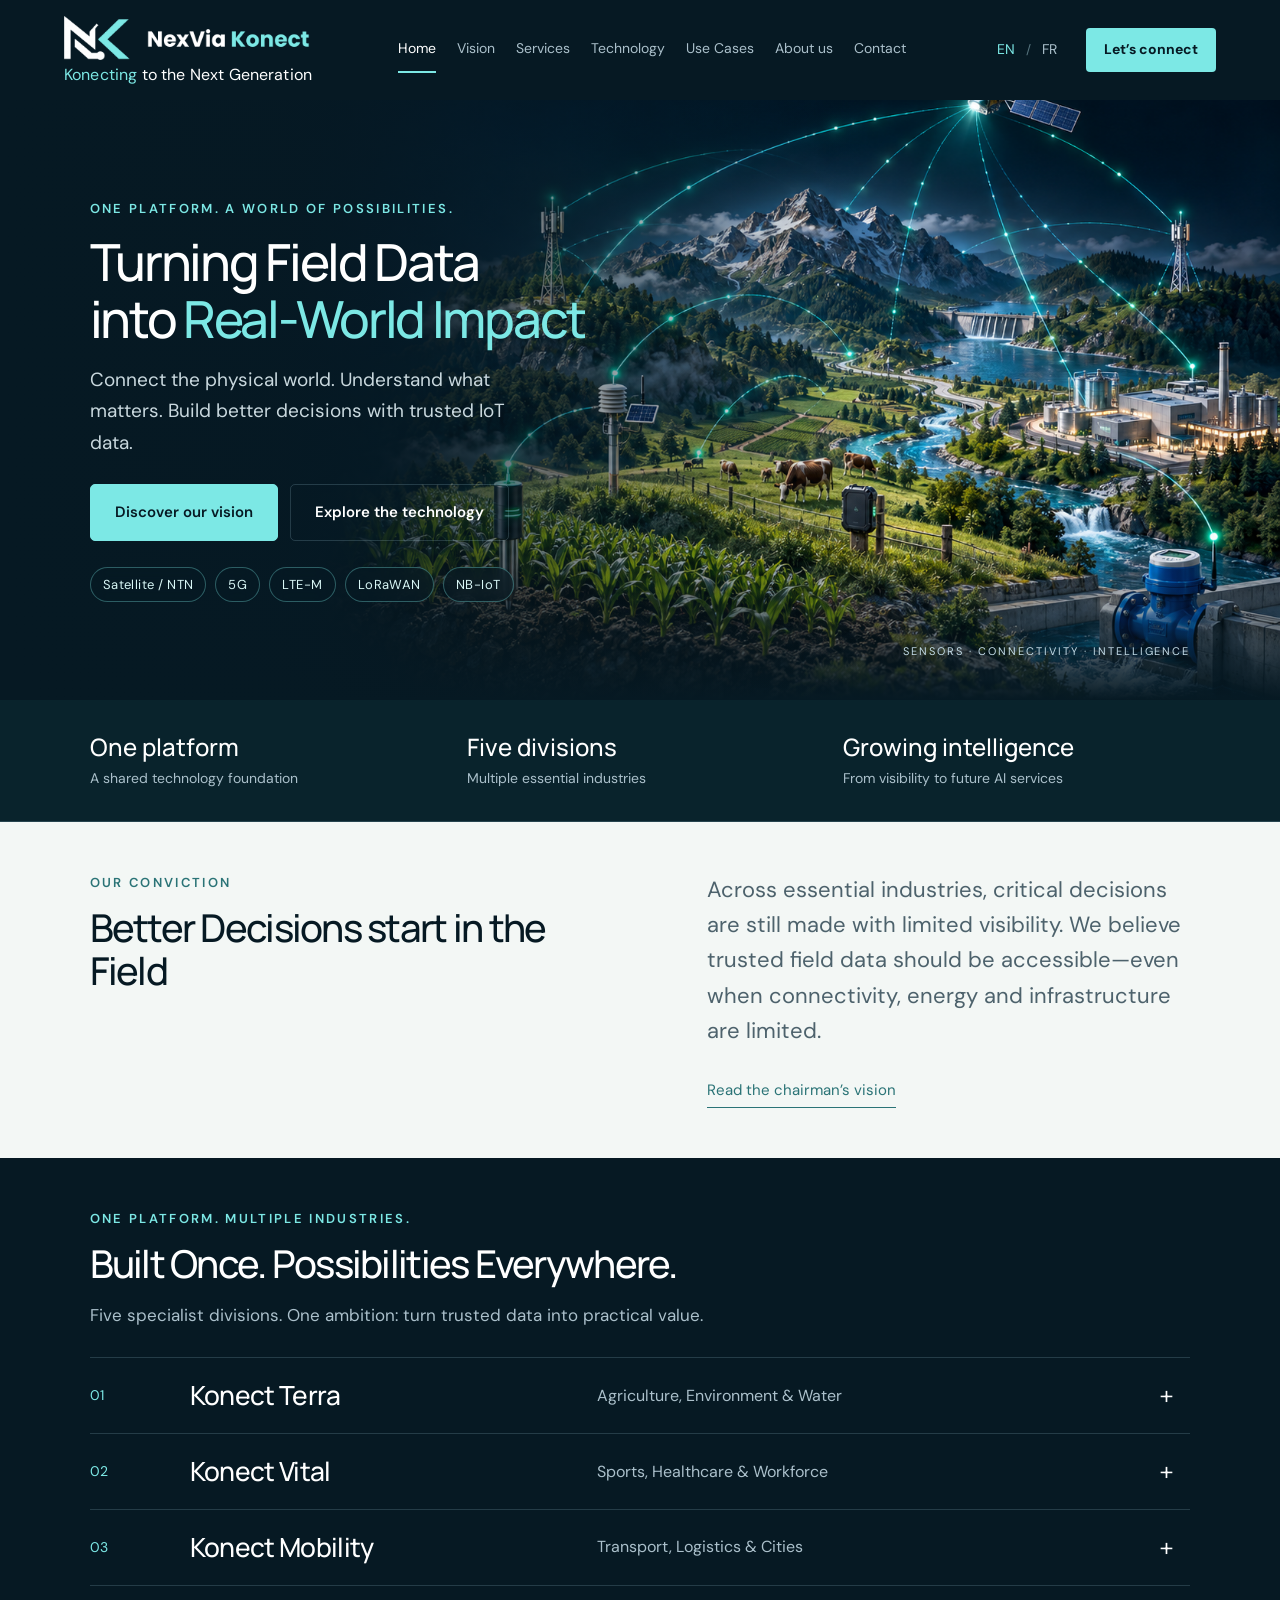
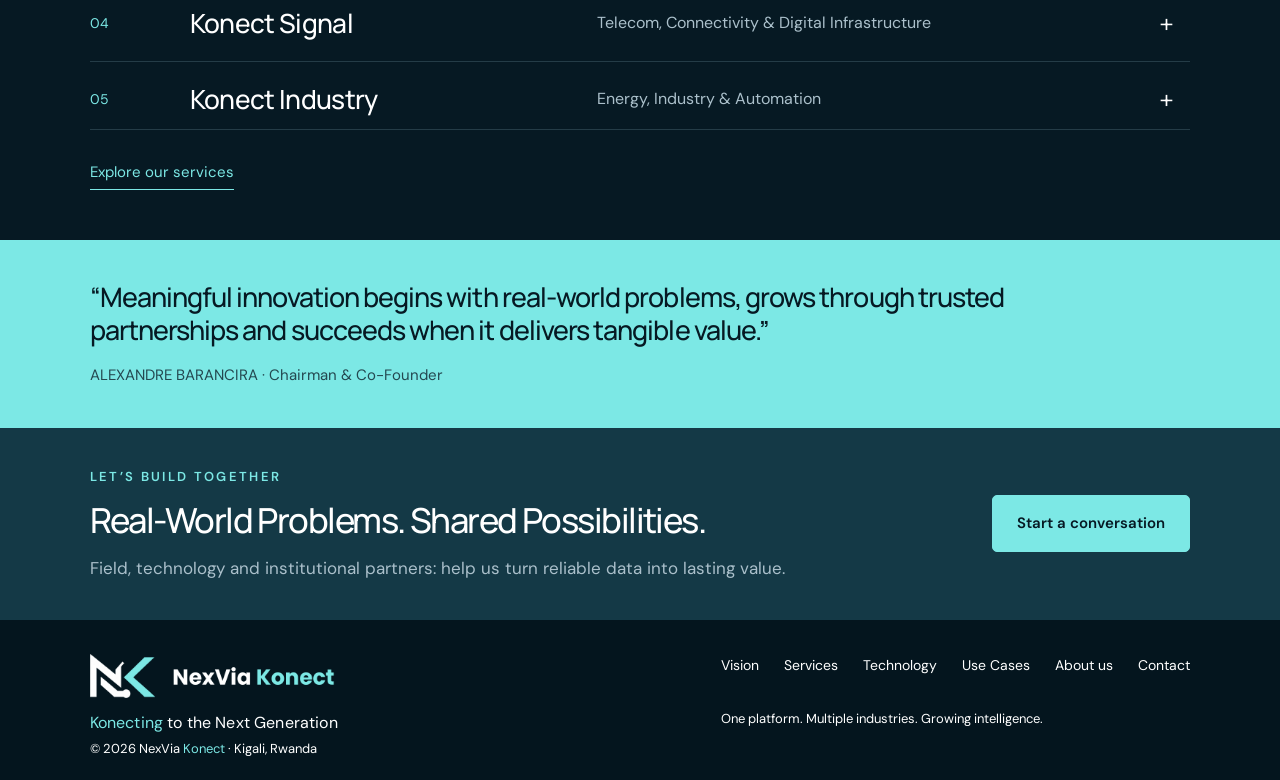
<file: index.html>
<!doctype html><html lang="en"><head><meta charset="utf-8"><meta name="viewport" content="width=device-width,initial-scale=1"><meta name="description" content="NexVia Konect connects trusted field data to better decisions. One reusable IoT platform, five strategic divisions, multiple industries."><meta name="theme-color" content="#061923"><title>NexVia Konect — From field data to real-world impact</title><link rel="icon" type="image/svg+xml" href="data:image/svg+xml,%3Csvg xmlns='http://www.w3.org/2000/svg' viewBox='0 0 40 40'%3E%3Crect width='40' height='40' rx='9' fill='%23061923'/%3E%3Cpath d='M10 30V10l20 20V10M20 20l10-10' fill='none' stroke='%237ce8e5' stroke-width='3'/%3E%3C/svg%3E"><link rel="stylesheet" href="style.css"><script src="app.js" defer></script></head><body><a class="skip" href="#main">Skip to content</a><header><a class="brand" href="index.html" aria-label="NexVia Konect home"><img class="logo-full" src="assets/logo-dark.png" alt="NexVia Konect" width="236" height="44"><span class="brand-tag"><b>Konecting</b> to the Next Generation</span></a><nav id="nav" aria-label="Main navigation"></nav><div class="header-actions"><div class="languages" aria-label="Language"><button data-lang="en">EN</button><span>/</span><button data-lang="fr">FR</button></div><a class="contact-link" href="contact.html" data-t="contact">Let’s connect</a><button class="menu" aria-expanded="false" aria-controls="nav" aria-label="Open navigation">☰</button></div></header><main id="main"></main><footer id="footer"></footer></body></html>
</file>
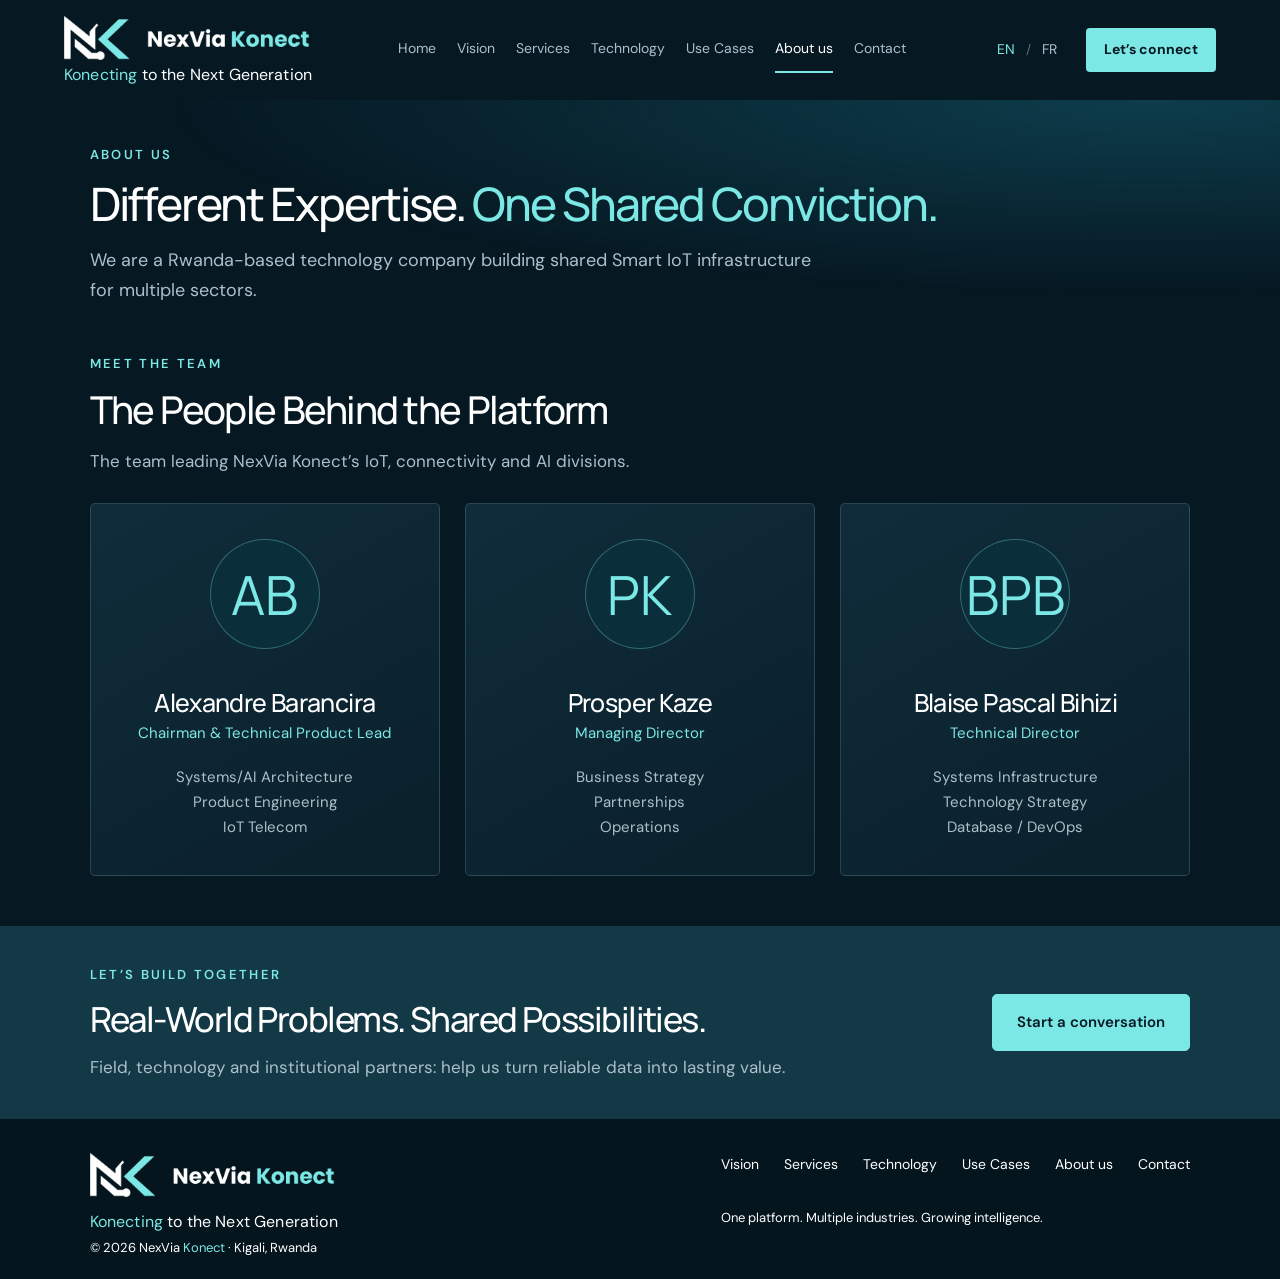
<file: about.html>
<!doctype html><html lang="en"><head><meta charset="utf-8"><meta name="viewport" content="width=device-width,initial-scale=1"><meta name="description" content="NexVia Konect connects trusted field data to better decisions. One reusable IoT platform, five strategic divisions, multiple industries."><meta name="theme-color" content="#061923"><title>NexVia Konect — About</title><link rel="icon" type="image/svg+xml" href="data:image/svg+xml,%3Csvg xmlns='http://www.w3.org/2000/svg' viewBox='0 0 40 40'%3E%3Crect width='40' height='40' rx='9' fill='%23061923'/%3E%3Cpath d='M10 30V10l20 20V10M20 20l10-10' fill='none' stroke='%237ce8e5' stroke-width='3'/%3E%3C/svg%3E"><link rel="stylesheet" href="style.css"><script src="app.js" defer></script></head><body><a class="skip" href="#main">Skip to content</a><header><a class="brand" href="index.html" aria-label="NexVia Konect home"><img class="logo-full" src="assets/logo-dark.png" alt="NexVia Konect" width="236" height="44"><span class="brand-tag"><b>Konecting</b> to the Next Generation</span></a><nav id="nav" aria-label="Main navigation"></nav><div class="header-actions"><div class="languages" aria-label="Language"><button data-lang="en">EN</button><span>/</span><button data-lang="fr">FR</button></div><a class="contact-link" href="contact.html" data-t="contact">Let’s connect</a><button class="menu" aria-expanded="false" aria-controls="nav" aria-label="Open navigation">☰</button></div></header><main id="main"></main><footer id="footer"></footer></body></html>
</file>
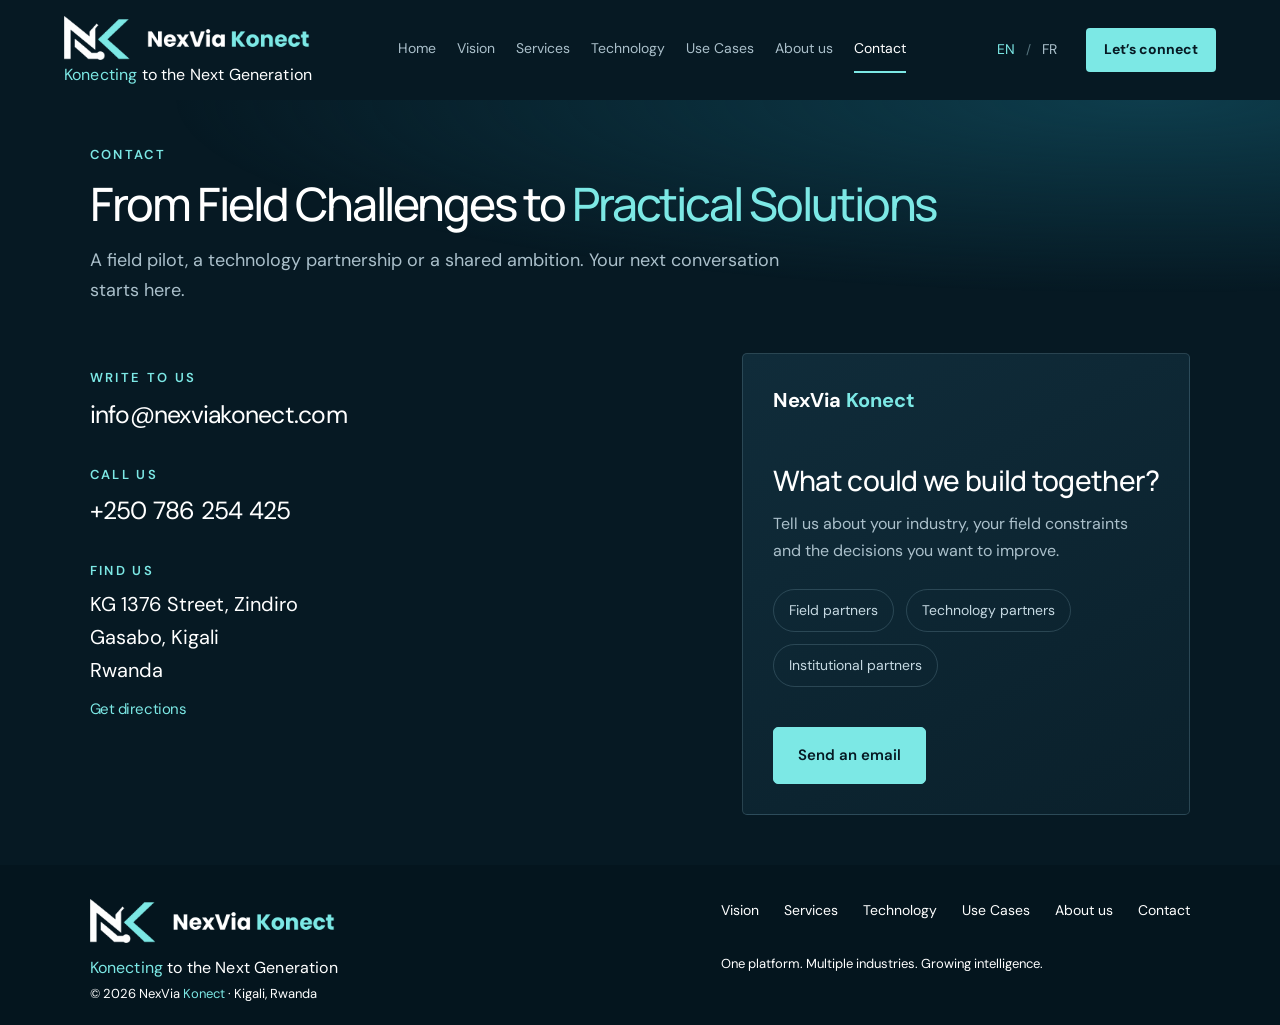
<file: contact.html>
<!doctype html><html lang="en"><head><meta charset="utf-8"><meta name="viewport" content="width=device-width,initial-scale=1"><meta name="description" content="NexVia Konect connects trusted field data to better decisions. One reusable IoT platform, five strategic divisions, multiple industries."><meta name="theme-color" content="#061923"><title>NexVia Konect — Contact</title><link rel="icon" type="image/svg+xml" href="data:image/svg+xml,%3Csvg xmlns='http://www.w3.org/2000/svg' viewBox='0 0 40 40'%3E%3Crect width='40' height='40' rx='9' fill='%23061923'/%3E%3Cpath d='M10 30V10l20 20V10M20 20l10-10' fill='none' stroke='%237ce8e5' stroke-width='3'/%3E%3C/svg%3E"><link rel="stylesheet" href="style.css"><script src="app.js" defer></script></head><body><a class="skip" href="#main">Skip to content</a><header><a class="brand" href="index.html" aria-label="NexVia Konect home"><img class="logo-full" src="assets/logo-dark.png" alt="NexVia Konect" width="236" height="44"><span class="brand-tag"><b>Konecting</b> to the Next Generation</span></a><nav id="nav" aria-label="Main navigation"></nav><div class="header-actions"><div class="languages" aria-label="Language"><button data-lang="en">EN</button><span>/</span><button data-lang="fr">FR</button></div><a class="contact-link" href="contact.html" data-t="contact">Let’s connect</a><button class="menu" aria-expanded="false" aria-controls="nav" aria-label="Open navigation">☰</button></div></header><main id="main"></main><footer id="footer"></footer></body></html>
</file>
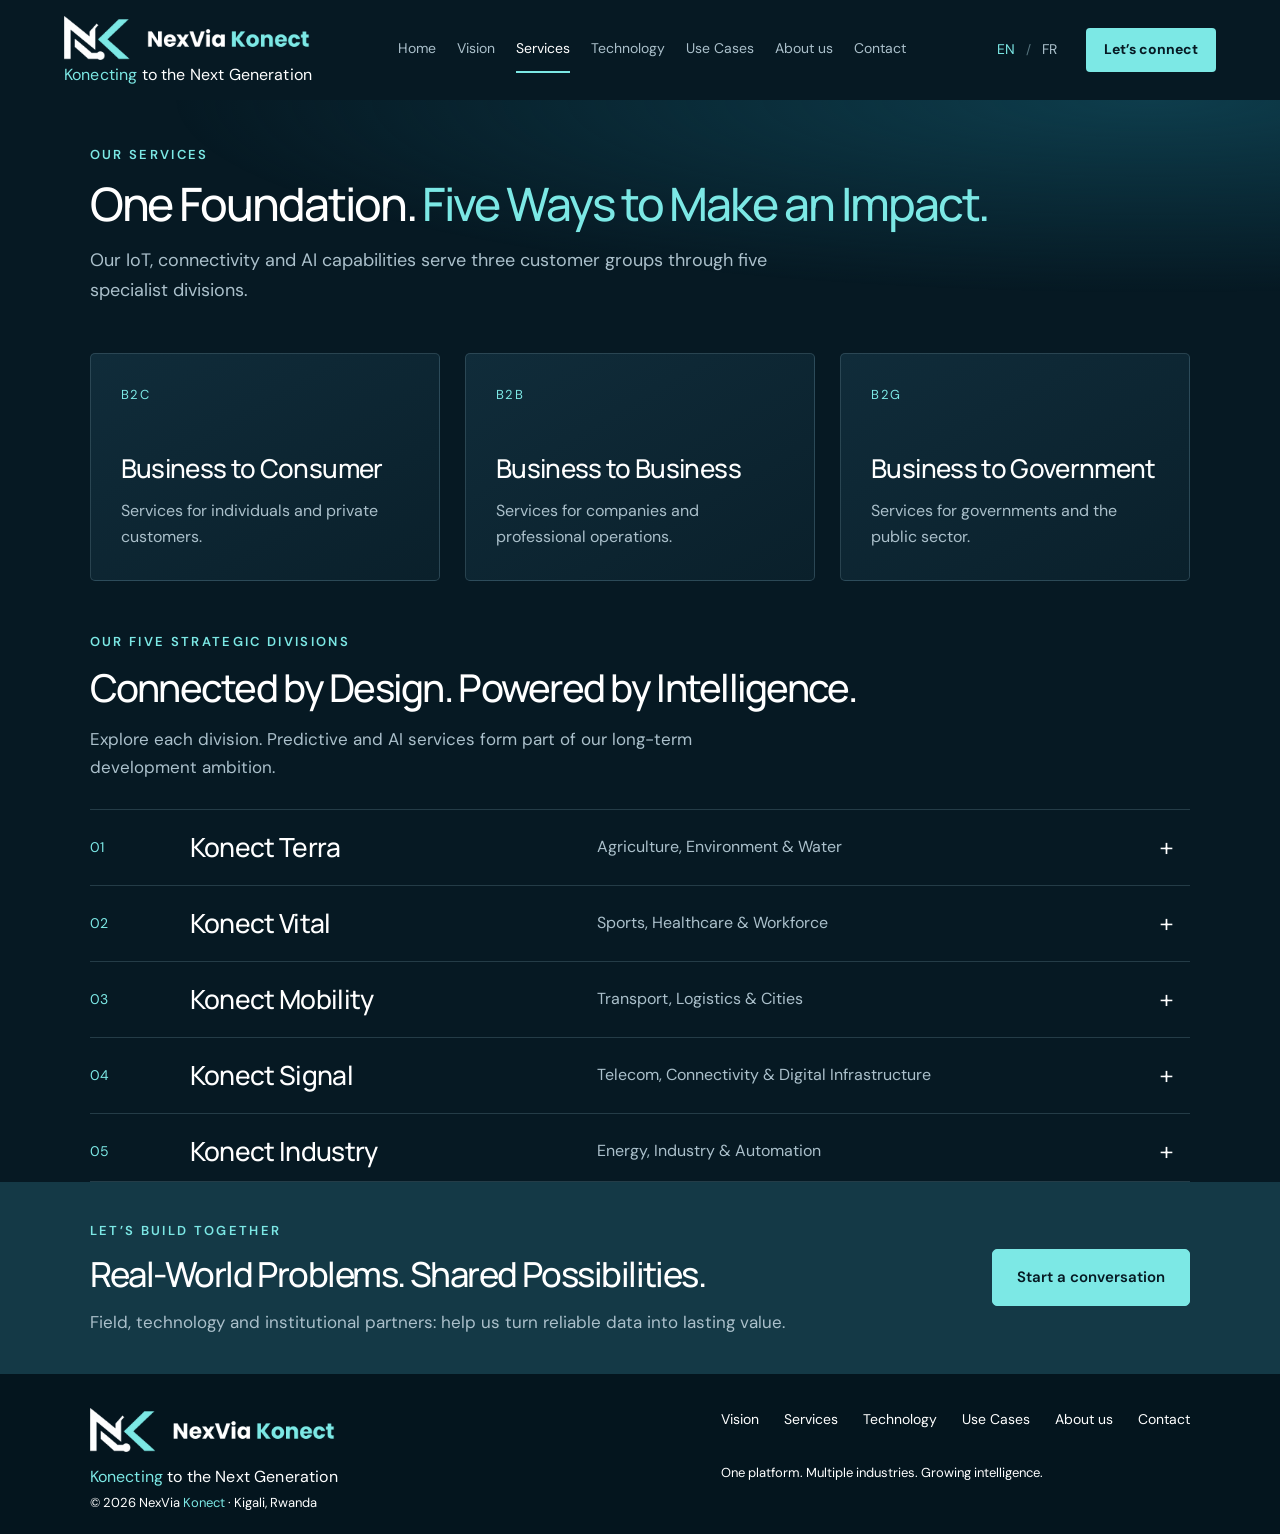
<file: services.html>
<!doctype html><html lang="en"><head><meta charset="utf-8"><meta name="viewport" content="width=device-width,initial-scale=1"><meta name="description" content="NexVia Konect connects trusted field data to better decisions. One reusable IoT platform, five strategic divisions, multiple industries."><meta name="theme-color" content="#061923"><title>NexVia Konect — Services</title><link rel="icon" type="image/svg+xml" href="data:image/svg+xml,%3Csvg xmlns='http://www.w3.org/2000/svg' viewBox='0 0 40 40'%3E%3Crect width='40' height='40' rx='9' fill='%23061923'/%3E%3Cpath d='M10 30V10l20 20V10M20 20l10-10' fill='none' stroke='%237ce8e5' stroke-width='3'/%3E%3C/svg%3E"><link rel="stylesheet" href="style.css"><script src="app.js" defer></script></head><body><a class="skip" href="#main">Skip to content</a><header><a class="brand" href="index.html" aria-label="NexVia Konect home"><img class="logo-full" src="assets/logo-dark.png" alt="NexVia Konect" width="236" height="44"><span class="brand-tag"><b>Konecting</b> to the Next Generation</span></a><nav id="nav" aria-label="Main navigation"></nav><div class="header-actions"><div class="languages" aria-label="Language"><button data-lang="en">EN</button><span>/</span><button data-lang="fr">FR</button></div><a class="contact-link" href="contact.html" data-t="contact">Let’s connect</a><button class="menu" aria-expanded="false" aria-controls="nav" aria-label="Open navigation">☰</button></div></header><main id="main"></main><footer id="footer"></footer></body></html>
</file>
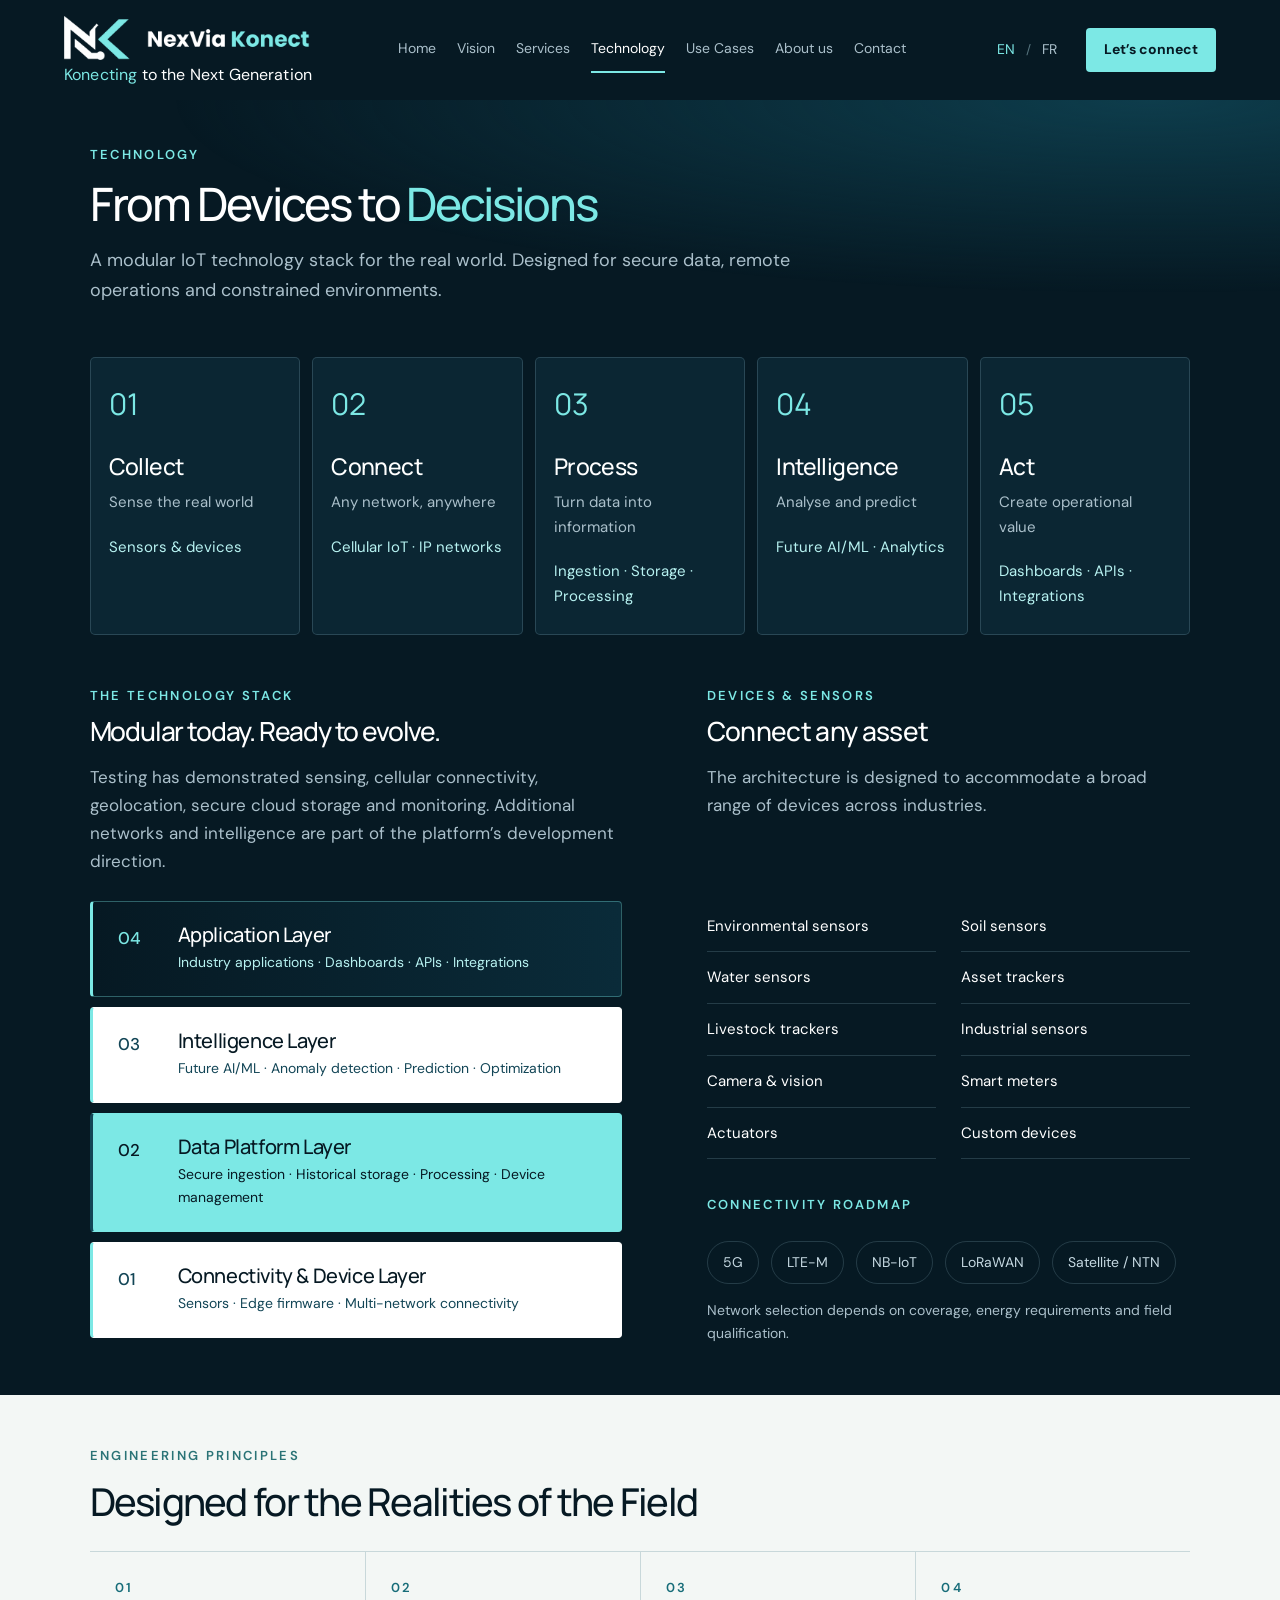
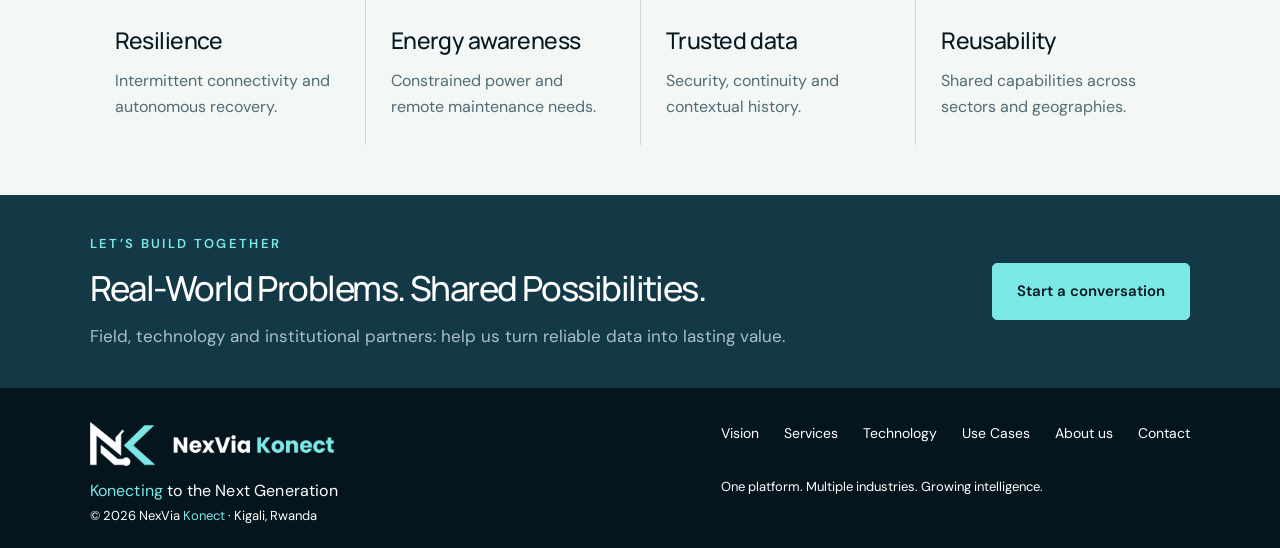
<file: technology.html>
<!doctype html><html lang="en"><head><meta charset="utf-8"><meta name="viewport" content="width=device-width,initial-scale=1"><meta name="description" content="NexVia Konect connects trusted field data to better decisions. One reusable IoT platform, five strategic divisions, multiple industries."><meta name="theme-color" content="#061923"><title>NexVia Konect — Technology</title><link rel="icon" type="image/svg+xml" href="data:image/svg+xml,%3Csvg xmlns='http://www.w3.org/2000/svg' viewBox='0 0 40 40'%3E%3Crect width='40' height='40' rx='9' fill='%23061923'/%3E%3Cpath d='M10 30V10l20 20V10M20 20l10-10' fill='none' stroke='%237ce8e5' stroke-width='3'/%3E%3C/svg%3E"><link rel="stylesheet" href="style.css"><script src="app.js" defer></script></head><body><a class="skip" href="#main">Skip to content</a><header><a class="brand" href="index.html" aria-label="NexVia Konect home"><img class="logo-full" src="assets/logo-dark.png" alt="NexVia Konect" width="236" height="44"><span class="brand-tag"><b>Konecting</b> to the Next Generation</span></a><nav id="nav" aria-label="Main navigation"></nav><div class="header-actions"><div class="languages" aria-label="Language"><button data-lang="en">EN</button><span>/</span><button data-lang="fr">FR</button></div><a class="contact-link" href="contact.html" data-t="contact">Let’s connect</a><button class="menu" aria-expanded="false" aria-controls="nav" aria-label="Open navigation">☰</button></div></header><main id="main"></main><footer id="footer"></footer></body></html>
</file>
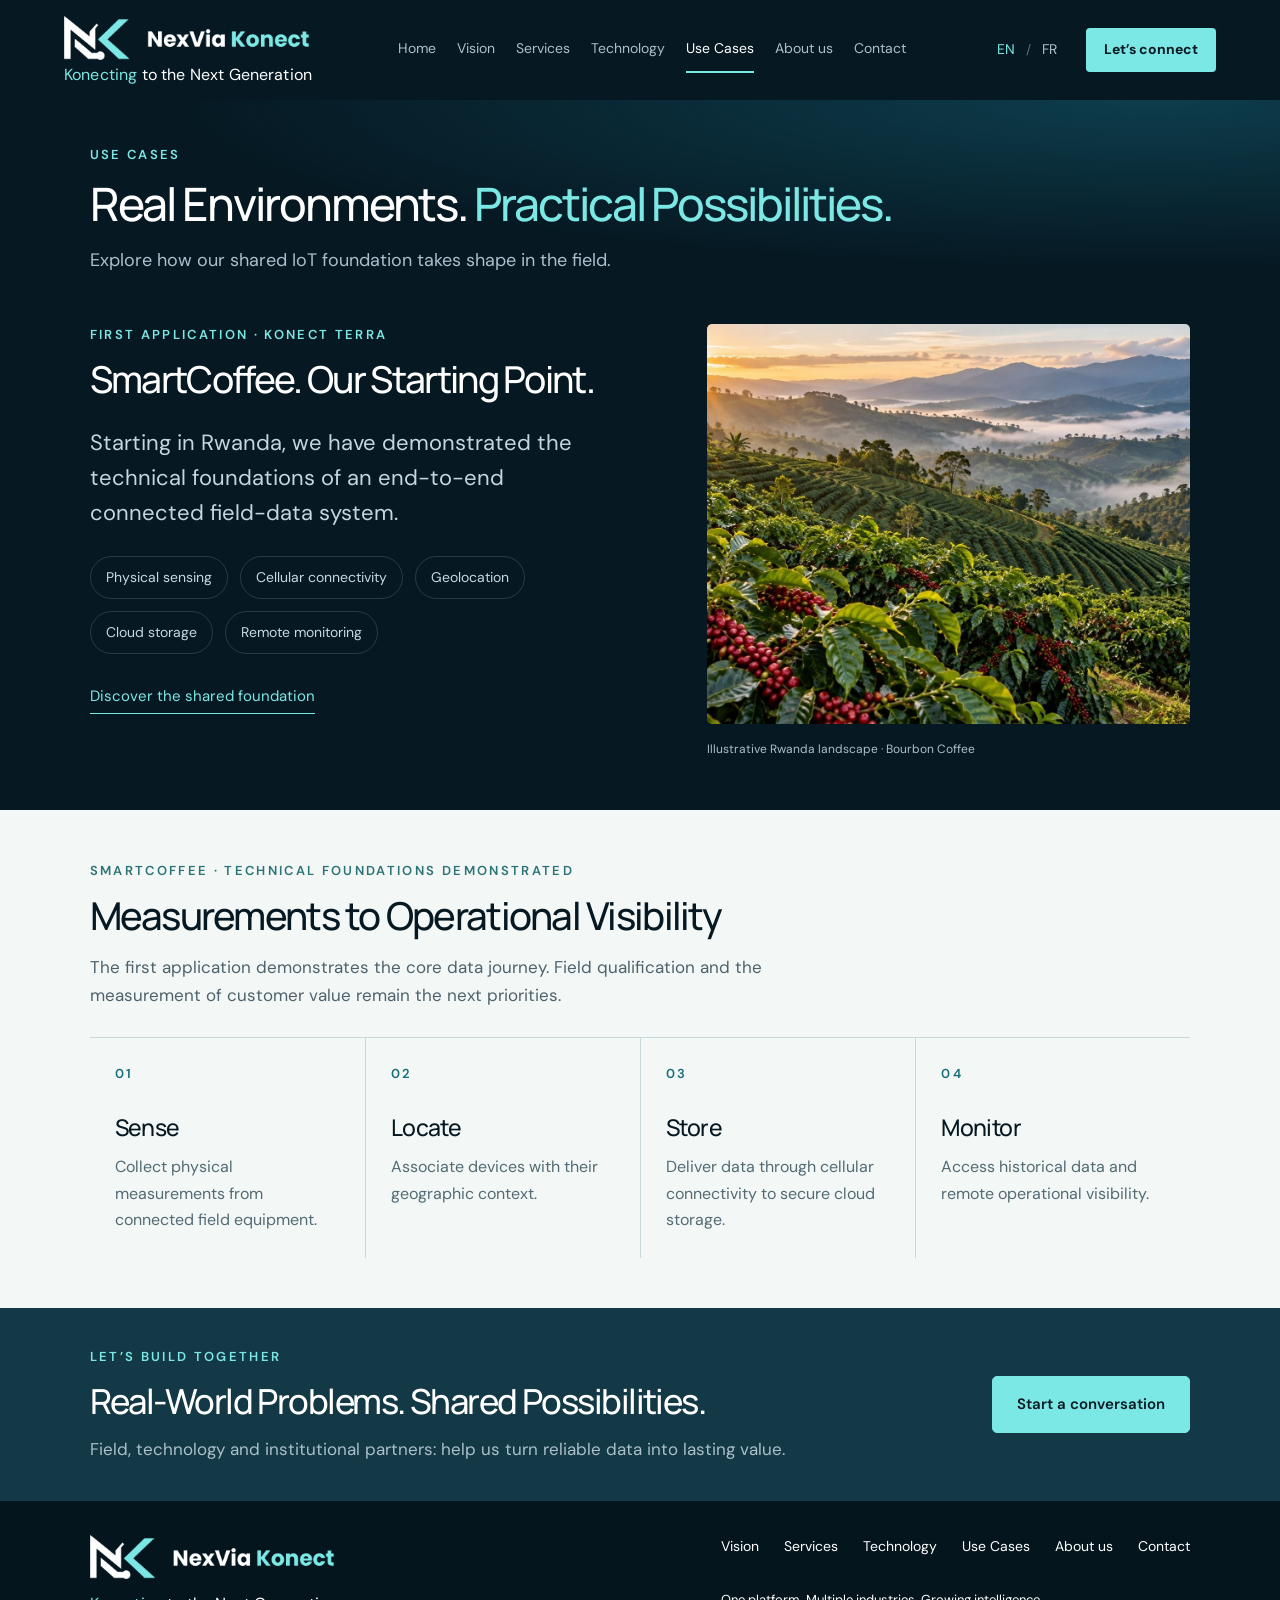
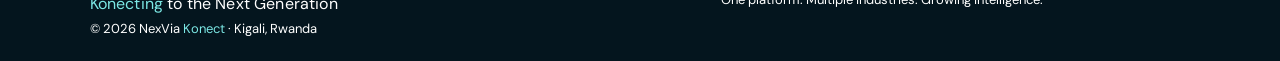
<file: usecases.html>
<!doctype html><html lang="en"><head><meta charset="utf-8"><meta name="viewport" content="width=device-width,initial-scale=1"><meta name="description" content="NexVia Konect connects trusted field data to better decisions. One reusable IoT platform, five strategic divisions, multiple industries."><meta name="theme-color" content="#061923"><title>NexVia Konect — Use Cases</title><link rel="icon" type="image/svg+xml" href="data:image/svg+xml,%3Csvg xmlns='http://www.w3.org/2000/svg' viewBox='0 0 40 40'%3E%3Crect width='40' height='40' rx='9' fill='%23061923'/%3E%3Cpath d='M10 30V10l20 20V10M20 20l10-10' fill='none' stroke='%237ce8e5' stroke-width='3'/%3E%3C/svg%3E"><link rel="stylesheet" href="style.css"><script src="app.js" defer></script></head><body><a class="skip" href="#main">Skip to content</a><header><a class="brand" href="index.html" aria-label="NexVia Konect home"><img class="logo-full" src="assets/logo-dark.png" alt="NexVia Konect" width="236" height="44"><span class="brand-tag"><b>Konecting</b> to the Next Generation</span></a><nav id="nav" aria-label="Main navigation"></nav><div class="header-actions"><div class="languages" aria-label="Language"><button data-lang="en">EN</button><span>/</span><button data-lang="fr">FR</button></div><a class="contact-link" href="contact.html" data-t="contact">Let’s connect</a><button class="menu" aria-expanded="false" aria-controls="nav" aria-label="Open navigation">☰</button></div></header><main id="main"></main><footer id="footer"></footer></body></html>
</file>
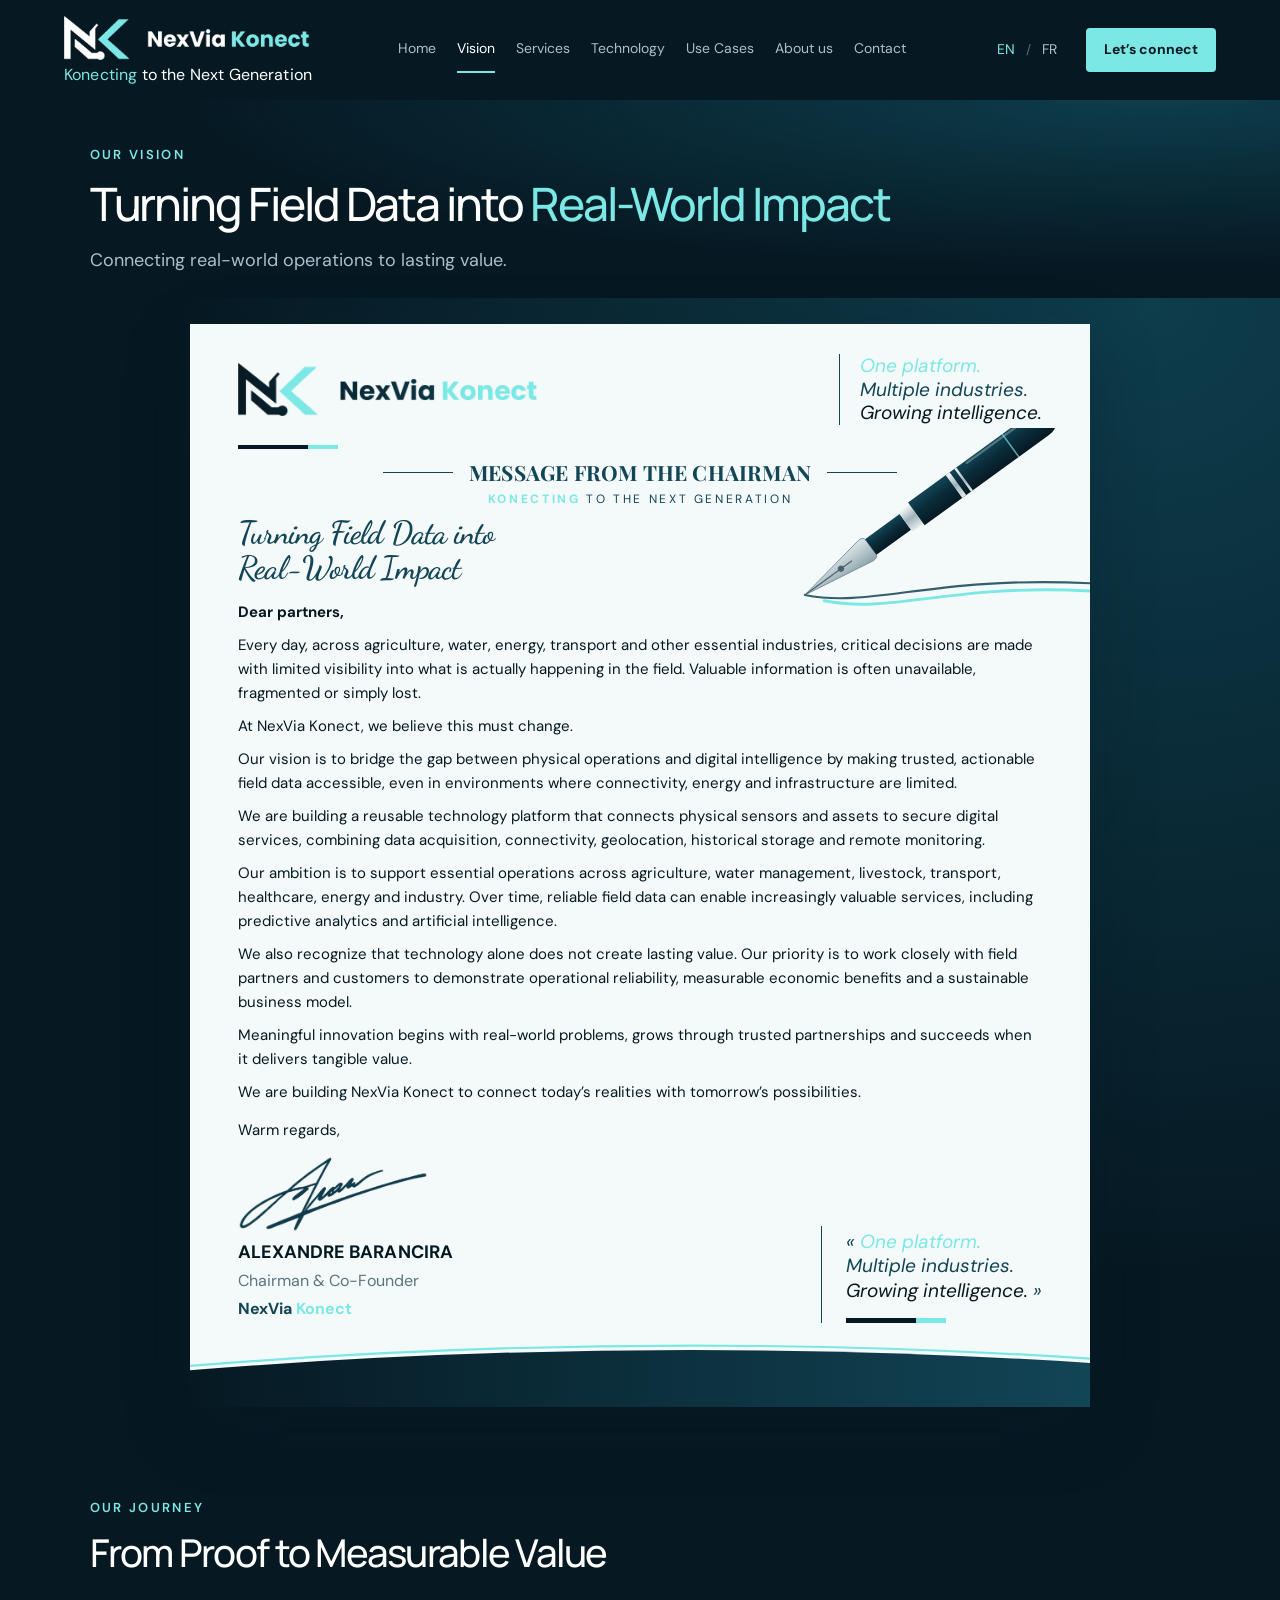
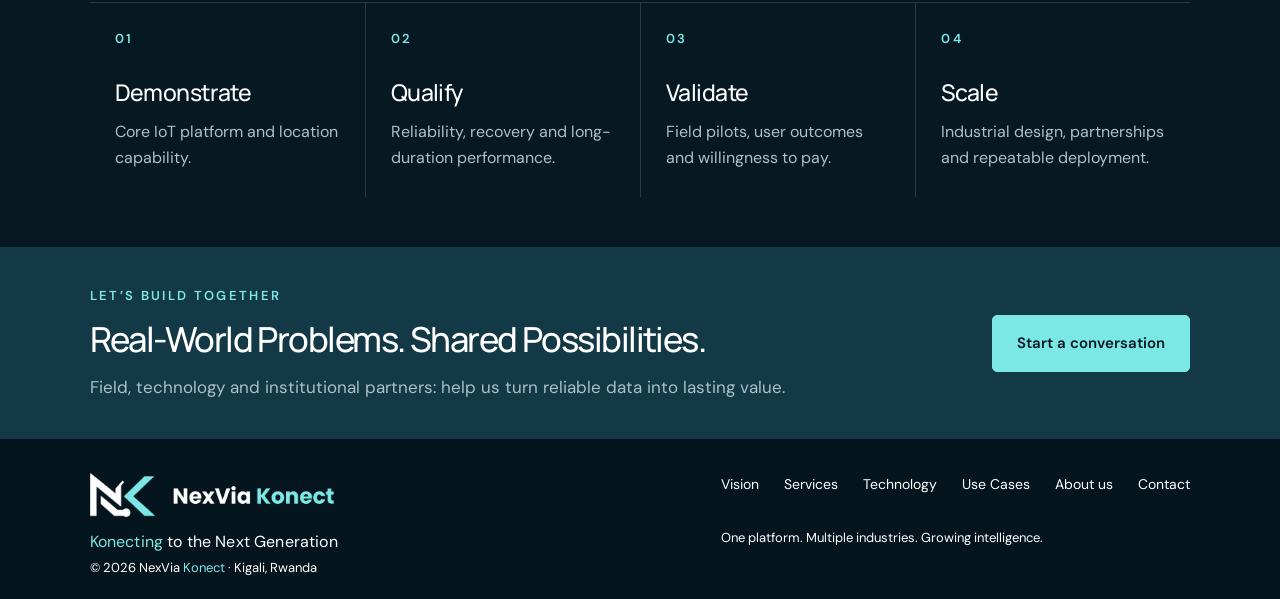
<file: vision.html>
<!doctype html><html lang="en"><head><meta charset="utf-8"><meta name="viewport" content="width=device-width,initial-scale=1"><meta name="description" content="NexVia Konect connects trusted field data to better decisions. One reusable IoT platform, five strategic divisions, multiple industries."><meta name="theme-color" content="#061923"><title>NexVia Konect — Vision</title><link rel="icon" type="image/svg+xml" href="data:image/svg+xml,%3Csvg xmlns='http://www.w3.org/2000/svg' viewBox='0 0 40 40'%3E%3Crect width='40' height='40' rx='9' fill='%23061923'/%3E%3Cpath d='M10 30V10l20 20V10M20 20l10-10' fill='none' stroke='%237ce8e5' stroke-width='3'/%3E%3C/svg%3E"><link rel="stylesheet" href="style.css"><script src="app.js" defer></script></head><body><a class="skip" href="#main">Skip to content</a><header><a class="brand" href="index.html" aria-label="NexVia Konect home"><img class="logo-full" src="assets/logo-dark.png" alt="NexVia Konect" width="236" height="44"><span class="brand-tag"><b>Konecting</b> to the Next Generation</span></a><nav id="nav" aria-label="Main navigation"></nav><div class="header-actions"><div class="languages" aria-label="Language"><button data-lang="en">EN</button><span>/</span><button data-lang="fr">FR</button></div><a class="contact-link" href="contact.html" data-t="contact">Let’s connect</a><button class="menu" aria-expanded="false" aria-controls="nav" aria-label="Open navigation">☰</button></div></header><main id="main"></main><footer id="footer"></footer></body></html>
</file>
<file: style.css>
@import url('https://fonts.googleapis.com/css2?family=Dancing+Script:wght@600&family=Playfair+Display:wght@700&display=swap');
@import url('https://fonts.googleapis.com/css2?family=DM+Sans:wght@400;450;500;600;700&family=Manrope:wght@400;500;600;650;700;800&display=swap');
:root{--ink:#061923;--panel:#0b2633;--muted:#abc0cb;--blue:#2d88ff;--aqua:#7ce8e5;--line:rgba(179,218,235,.18);--cream:#f3f7f5}*{box-sizing:border-box}html{scroll-behavior:smooth;scroll-padding-top:90px}body{margin:0;background:var(--ink);color:white;font-family:'DM Sans',sans-serif;font-size:17px;line-height:1.65}a{color:inherit;text-decoration:none}button{font:inherit;cursor:pointer}button,a{-webkit-tap-highlight-color:transparent}button:focus-visible,a:focus-visible,summary:focus-visible{outline:3px solid var(--aqua);outline-offset:5px}h1,h2,h3,p{margin:0}h1,h2,h3{font-family:'Manrope',sans-serif;line-height:1.1;font-weight:500;letter-spacing:-.045em}h1{font-size:clamp(3.3rem,6.5vw,6.5rem)}h2{font-size:clamp(2.4rem,4.6vw,4.7rem)}h3{font-size:1.65rem;letter-spacing:-.025em}p{color:var(--muted)}header{height:96px;display:flex;align-items:center;justify-content:space-between;padding:0 5%;border-bottom:1px solid var(--line);position:relative;z-index:50;background:var(--ink)}.brand{display:flex;gap:12px;align-items:center;font-family:Manrope;font-size:21px;white-space:nowrap}.brand img{width:39px;height:39px;object-fit:contain}.brand b{font-weight:400;color:var(--muted)}nav{display:flex;gap:25px;font-size:14px}nav a{color:var(--muted);padding:10px 0}nav a.active{color:white;border-bottom:2px solid var(--aqua)}.header-actions{display:flex;align-items:center;gap:24px}.languages{display:flex;align-items:center;gap:6px;font-size:13px}.languages button{background:none;border:0;color:var(--muted);padding:5px;font-size:14px}.languages button.active{color:var(--aqua)}.languages span{color:#56747e}.contact-link{background:var(--aqua);color:var(--ink);border-radius:4px;padding:10px 18px;font-size:14px;font-weight:700}.menu{display:none;background:none;border:0;color:white;font-size:24px}.skip{position:absolute;top:-100px;z-index:100;background:white;color:var(--ink);padding:10px}.skip:focus{top:0}.eyebrow{text-transform:uppercase;color:var(--aqua);font-size:13px;letter-spacing:.18em;font-weight:600;display:block;margin-bottom:22px}.hero{min-height:700px;position:relative;display:flex;align-items:center;overflow:hidden}.hero-photo{position:absolute;inset:0;width:100%;height:100%;object-fit:cover;object-position:50% 40%}.hero:after{content:'';position:absolute;inset:0;background:linear-gradient(90deg,rgba(6,25,35,.96) 0%,rgba(6,25,35,.82) 40%,rgba(6,25,35,.1) 100%),linear-gradient(0deg,var(--ink),transparent 40%)}.hero-copy{position:relative;z-index:2;padding:80px 7%;max-width:1040px}.hero-copy h1{max-width:850px}.hero-copy h1 em{font-style:normal;color:var(--aqua)}.hero-copy p{font-size:19px;max-width:540px;margin:25px 0 35px;color:#c9d8de}.btn{display:inline-flex;padding:15px 24px;border:1px solid var(--line);border-radius:4px;font-size:15px;font-weight:600;transition:background .2s,transform .2s}.btn:hover{transform:translateY(-3px);background:#174655}.btn.primary{background:var(--aqua);border-color:var(--aqua);color:var(--ink)}.btn.primary:hover{background:white}.actions{display:flex;gap:12px;flex-wrap:wrap}.hero-location{position:absolute;right:7%;bottom:64px;z-index:2;font-size:12px;letter-spacing:.13em;display:flex;gap:12px;align-items:center}.hero-location:before{content:'';width:35px;height:1px;background:var(--aqua)}.strip{display:grid;grid-template-columns:1fr 1fr 1fr;padding:30px 7%;gap:30px;border-bottom:1px solid var(--line);background:#0a212d}.strip strong{font:500 25px Manrope;display:block}.strip span{color:var(--muted);font-size:14px}.section{padding:105px 7%}.split{display:grid;grid-template-columns:1.1fr 1fr;gap:85px;align-items:start}.section-heading{margin-bottom:45px}.section-heading p{max-width:680px;margin-top:22px}.lead{font-size:22px;color:#c5d6de;line-height:1.6}.stack-text p+p{margin-top:22px}.inline-link{display:inline-block;border-bottom:1px solid var(--aqua);color:var(--aqua);padding-bottom:4px;margin-top:30px;font-size:15px}.light{background:var(--cream);color:var(--ink)}.light p{color:#4d626c}.light .eyebrow{color:#176d79}.light .btn{border-color:#b8cccd}.light .inline-link{color:#176d79;border-color:#176d79}.quote{padding:75px 7%;background:var(--aqua);color:var(--ink)}.quote blockquote{font:500 clamp(2rem,3.3vw,3.4rem)/1.25 Manrope;letter-spacing:-.035em;margin:0 0 30px;max-width:1050px}.quote p{color:#244850;font-size:15px}.grid3{display:grid;grid-template-columns:repeat(3,1fr);gap:25px}.card{border:1px solid var(--line);padding:30px;border-radius:5px;position:relative;background:linear-gradient(150deg,#102c3a,#0a202b)}.card .num{font-size:13px;color:var(--aqua);display:block;margin-bottom:48px;letter-spacing:.12em}.card p{font-size:16px;margin-top:15px}.card h3{font-size:26px}.division-list{border-top:1px solid var(--line)}details{border-bottom:1px solid var(--line)}summary{list-style:none;cursor:pointer;display:grid;grid-template-columns:80px 1fr 1.4fr 30px;align-items:center;padding:28px 0;gap:20px}summary::-webkit-details-marker{display:none}summary .number{color:var(--aqua);font-size:14px}summary span.desc{color:var(--muted);font-size:16px}summary .plus{font-size:26px;font-weight:300}details[open] .plus{transform:rotate(45deg)}details .detail{padding:0 50px 30px 100px;max-width:1000px;font-size:18px}.page-intro{padding:75px 7% 70px;position:relative;background:radial-gradient(ellipse at 90% 0%,#0e3d4c,transparent 60%)}.page-intro h1{max-width:1050px;font-size:clamp(3rem,5.5vw,5.6rem)}.page-intro p{max-width:730px;font-size:20px;margin-top:25px}.editorial{max-width:1200px;margin:auto;display:grid;grid-template-columns:230px 1fr;gap:65px}.editorial aside{font-size:14px;color:#68818d}.editorial .body p{font-size:20px;margin-bottom:26px}.editorial .body .big{font:500 31px/1.4 Manrope;color:var(--ink);letter-spacing:-.03em}.signature{border-top:1px solid #cad8d8;padding-top:30px;margin-top:40px}.signature strong{display:block}.signature span{font-size:15px;color:#56717a}.roadmap{display:grid;grid-template-columns:repeat(4,1fr);gap:0}.roadmap article{padding:25px;border-top:1px solid var(--line);border-left:1px solid var(--line)}.roadmap article:first-child{border-left:0}.roadmap .eyebrow{margin-bottom:30px}.roadmap h3{font-size:23px}.roadmap p{font-size:16px;margin-top:14px}.coffee-image{width:100%;height:400px;object-fit:cover;border-radius:5px}.photo-caption{font-size:12px;margin-top:8px}.tech-flow{display:grid;grid-template-columns:repeat(5,1fr);gap:12px}.tech-flow article{padding:25px 18px;border:1px solid var(--line);background:var(--panel)}.tech-flow b{color:var(--aqua);font:400 30px Manrope}.tech-flow h3{font-size:23px;margin:30px 0 10px}.tech-flow p{font-size:15px}.layers{display:flex;flex-direction:column;gap:8px}.layer{padding:22px 25px;display:grid;grid-template-columns:45px 1fr;gap:15px;background:#153f50;border:1px solid #337086;border-radius:4px}.layer:nth-child(1){background:#086e72}.layer:nth-child(2){background:#143c6b}.layer:nth-child(3){background:#114c7c}.layer b{font-weight:500;color:#aee9ef}.layer h3{font-size:20px;letter-spacing:-.02em}.layer p{font-size:14px;color:#c4dce8;margin-top:5px}.chips{display:flex;flex-wrap:wrap;gap:12px;margin-top:25px}.chip{padding:9px 15px;border:1px solid var(--line);font-size:14px;color:#c6d9e2;border-radius:100px}.sensor-list{display:grid;grid-template-columns:1fr 1fr;gap:0 25px;margin-top:30px}.sensor-list span{padding:13px 0;border-bottom:1px solid var(--line);font-size:15px}.reference{padding:25px;background:#0b2633;border:1px solid var(--line)}.reference img{display:block;width:100%;height:auto}.reference summary{display:block;font-size:18px;padding:10px}.reference p{margin-bottom:20px;font-size:15px}.avatar{font:400 54px Manrope;color:var(--aqua);width:110px;height:110px;display:grid;place-items:center;border:1px solid #417183;border-radius:50%;margin-bottom:40px;background:#133242}.team-card{padding:35px 25px}.team-card h3{font-size:25px}.team-card .role{color:var(--aqua);font-size:15px;min-height:52px}.team-card ul{padding:20px 0 0;list-style:none;margin:0}.team-card li{font-size:15px;color:var(--muted);padding:8px 0;border-bottom:1px solid var(--line)}.cta{padding:70px 7%;display:flex;align-items:center;justify-content:space-between;gap:50px;background:#143946}.cta h2{font-size:clamp(2rem,3.5vw,3.6rem);max-width:750px}.cta p{margin-top:15px;max-width:660px}.contact-grid{display:grid;grid-template-columns:1.5fr 1fr;gap:70px}.contact-item{padding:30px 0;border-bottom:1px solid var(--line)}.contact-item .eyebrow{margin-bottom:10px}.contact-item a{font-size:clamp(1.5rem,3.2vw,2.6rem);letter-spacing:-.03em;word-break:break-word}.contact-item p{font-size:20px}footer{padding:60px 7% 25px;border-top:1px solid var(--line);background:#04151e}.footer-top{display:flex;justify-content:space-between;gap:30px;margin-bottom:50px}.footer-top p{font-size:14px;margin-top:10px}.footer-nav{display:flex;gap:25px;flex-wrap:wrap;font-size:14px;max-width:550px}.footer-bottom{display:flex;justify-content:space-between;font-size:12px;color:#88a4b2;border-top:1px solid var(--line);padding-top:23px}.reveal{animation:appear .7s ease both}@keyframes appear{from{opacity:0;transform:translateY(20px)}to{opacity:1;transform:translateY(0)}}@media(min-width:1600px){header,.section,.hero-copy,.page-intro,.quote,.cta,footer{padding-left:max(7%,calc((100vw - 1440px)/2));padding-right:max(7%,calc((100vw - 1440px)/2))}}@media(max-width:1150px){nav{gap:14px}.brand{font-size:18px}.header-actions{gap:10px}.contact-link{display:none}.split{gap:40px}.hero-copy{max-width:850px}.grid3{gap:16px}.tech-flow{grid-template-columns:repeat(3,1fr)}}@media(max-width:800px){header{height:80px;padding:0 6%}.menu{display:block}nav{display:none;position:absolute;top:80px;left:0;right:0;background:#0b2633;padding:25px 6%;box-shadow:0 20px 25px #0004;flex-direction:column;font-size:17px}nav.open{display:flex}.hero{min-height:650px}.hero-copy{padding:75px 6% 110px}.hero-copy h1{font-size:clamp(3rem,9vw,4.8rem)}.hero:after{background:linear-gradient(90deg,#061923e8,#06192385),linear-gradient(0deg,var(--ink),transparent)}.hero-location{bottom:35px;left:6%;right:auto}.strip{padding:25px 6%;gap:16px}.strip strong{font-size:21px}.strip span{font-size:13px}.section{padding:65px 6%}.split,.contact-grid{grid-template-columns:1fr;gap:35px}.grid3{grid-template-columns:1fr}.section-heading{margin-bottom:32px}.page-intro{padding:60px 6%}.editorial{grid-template-columns:1fr;gap:25px}.editorial aside{display:flex;gap:20px}.editorial .body p{font-size:18px}.quote{padding:50px 6%}.roadmap{grid-template-columns:1fr 1fr}.roadmap article:nth-child(3){border-left:0}.tech-flow{grid-template-columns:1fr 1fr}.tech-flow article:last-child{grid-column:1/-1}.cta{padding:50px 6%;align-items:flex-start;flex-direction:column;gap:25px}summary{grid-template-columns:32px 1fr 25px;gap:15px;padding:25px 0}summary span.desc{grid-column:2;grid-row:2}summary .plus{grid-column:3;grid-row:1}details .detail{padding:0 20px 25px 47px;font-size:16px}.card .num{margin-bottom:25px}.footer-top{flex-direction:column}.footer-nav{gap:17px}.footer-bottom{gap:20px;flex-direction:column}.coffee-image{height:300px}}@media(prefers-reduced-motion:reduce){html{scroll-behavior:auto}*{animation:none!important;transition:none!important}}@media(max-width:430px){.brand{font-size:16px;gap:8px}.brand img{width:31px}.header-actions{gap:8px}.languages{gap:1px}.strip{grid-template-columns:1fr;gap:16px}.strip strong{display:inline-block;margin-right:10px}.strip span{display:inline}.tech-flow{grid-template-columns:1fr}.tech-flow article:last-child{grid-column:auto}.roadmap{grid-template-columns:1fr}.roadmap article{border-left:0}.hero-copy h1{font-size:3rem}.btn{padding:13px 18px}.layer{padding:20px 15px;grid-template-columns:25px 1fr}.sensor-list{grid-template-columns:1fr}}
.light .division-list,.light details{border-color:#c8d8da}.light summary .number,.light .roadmap .eyebrow{color:#176d79}.light summary span.desc{color:#526b74}.light .roadmap article{border-color:#c8d8da}.light .roadmap p{color:#526b74}
:root{--aqua:#7ce8e5;--ink:#061923}header{height:100px}.wordmark{font-family:Manrope,Arial,sans-serif;font-size:32px;font-weight:800;letter-spacing:-1.8px;line-height:1}.brand-k{color:#7ce8e5}.brand{gap:0}.brand b{color:white}.tech-hero{min-height:760px;background:#061923}.tech-hero .hero-photo{object-position:center;opacity:1}.tech-hero:after{background:linear-gradient(90deg,#061923 0%,#061923ee 22%,#06192377 45%,transparent 68%),linear-gradient(0deg,#061923,transparent 25%)}.tech-hero .hero-copy{max-width:960px;padding-top:90px;padding-bottom:85px}.tech-hero h1{font-size:clamp(3.4rem,5.7vw,6rem);max-width:720px}.tech-hero .hero-copy p{max-width:460px;font-size:19px}.hero-networks{display:flex;flex-wrap:wrap;gap:9px;margin-top:38px;max-width:650px}.hero-networks span{font-size:13px;color:#d9f7f6;letter-spacing:.035em;padding:6px 12px;border:1px solid #7ce8e555;background:#06192399;border-radius:30px;backdrop-filter:blur(8px)}.hero-annotation{position:absolute;right:7%;bottom:40px;z-index:2;font-size:11px;color:#c4dce8;letter-spacing:.18em}.header-actions .contact-link{background:#7ce8e5}.tech-flow article p[style]{color:#b7f2f1!important}.quote{background:#7ce8e5}nav{gap:21px}nav a{font-size:14px}.avatar{color:#7ce8e5;background:#0b2e3b;border-color:#7ce8e555}.card .num{color:#7ce8e5}.light .eyebrow{color:#2a7376}.light .inline-link{color:#2a7376;border-color:#2a7376}footer .wordmark{font-size:28px}.section{position:relative}.card{transition:border-color .25s,transform .25s}.card:hover{border-color:#7ce8e588;transform:translateY(-3px)}.tech-flow article{border-radius:5px}.tech-flow article b{color:#7ce8e5}.btn{border-radius:5px}.strip{background:#09232c}.strip strong{font-size:24px}.light summary .number{color:#2a7376}details[open]{background:#ffffff04}.light details[open]{background:#2a737609}.hero-location{display:none}
@media(max-width:1200px){nav{gap:14px}.header-actions{gap:15px}.wordmark{font-size:29px}.tech-hero .hero-copy{max-width:750px}.tech-hero h1{font-size:5rem}.header-actions .contact-link{display:none}}@media(max-width:800px){header{height:80px}nav{top:80px}.wordmark{font-size:28px}.tech-hero{min-height:870px;align-items:flex-start}.tech-hero .hero-copy{padding:60px 6% 380px;max-width:100%;width:100%}.tech-hero h1{font-size:clamp(3rem,8.5vw,4.4rem)}.tech-hero .hero-photo{height:450px;top:auto;bottom:0;object-fit:cover;object-position:right}.tech-hero:after{background:linear-gradient(180deg,#061923 0%,#061923 45%,#06192333 70%,#061923 100%)}.tech-hero .hero-copy p{max-width:570px;font-size:18px}.hero-networks{margin-top:25px;gap:7px}.hero-networks span{font-size:12px;padding:5px 9px}.hero-annotation{bottom:30px;right:auto;left:6%;font-size:10px}.header-actions{gap:12px}.strip strong{font-size:21px}}@media(max-width:430px){.tech-hero .hero-copy{padding-top:48px;padding-bottom:330px}.tech-hero{min-height:850px}.tech-hero h1{font-size:3.15rem}.tech-hero .hero-photo{height:360px}.tech-hero:after{background:linear-gradient(180deg,#061923 0%,#061923 54%,#06192322 75%,#061923 100%)}.wordmark{font-size:27px}}@media(prefers-reduced-motion:reduce){.card:hover{transform:none}}
@media(max-width:430px){.tech-hero h1{font-size:2.75rem}.tech-hero .hero-copy{padding-top:35px}.tech-hero .hero-copy p{font-size:17px}.hero-networks{margin-top:20px}}

.brand .logo-full,.logo-full{width:auto;height:44px;max-width:100%;object-fit:contain;display:block}footer .logo-full{height:50px}@media(max-width:800px){.brand .logo-full{height:38px}footer .logo-full{height:46px}}@media(max-width:430px){.brand .logo-full{height:32px}}

/* spacing and size tightening */
h1{font-size:clamp(2.2rem,3.8vw,3.7rem)}h2{font-size:clamp(1.75rem,3vw,2.8rem)}.eyebrow{margin-bottom:14px}
.tech-hero h1{font-size:clamp(2.3rem,4vw,3.9rem);max-width:900px}.tech-hero .hero-copy p{margin:18px 0 26px}
.hero-networks{margin-top:26px}
@media(min-width:801px){.tech-hero{min-height:600px}.tech-hero .hero-copy{padding-top:56px;padding-bottom:56px}}
.page-intro{padding-block:44px 38px}.page-intro h1{max-width:none;font-size:clamp(2rem,3.6vw,3.4rem)}.page-intro p{margin-top:16px;font-size:18px}
.section{padding-block:50px}.section-heading{margin-bottom:28px}.section-heading p{margin-top:16px}
.quote{padding-block:40px}.quote blockquote{font-size:clamp(1.3rem,2.1vw,2rem);margin:0 0 16px}
.cta{padding-block:38px}.cta h2{font-size:clamp(1.7rem,2.7vw,2.6rem)}
.team-card li{border-bottom:0}
.contact-item{padding:14px 0;border-bottom:0}.contact-item:last-child{padding-bottom:0}.contact-item a{font-size:clamp(1.15rem,2vw,1.55rem)}.contact-item .inline-link{border-bottom:0;margin-top:10px}.contact-item .eyebrow{margin-bottom:6px}

/* header and footer tidy */
header{border-bottom:0}.brand{flex-direction:column;align-items:flex-start;gap:3px}.brand-tag{font-size:11px;line-height:1;letter-spacing:.02em;color:#fff;white-space:nowrap}
footer{padding-block:34px 22px;border-top:0}.footer-top{margin-bottom:0}.footer-top p.footer-tag{font-size:12px;margin-top:6px;color:#fff;line-height:1}
.footer-legal{display:flex;flex-direction:column;gap:3px;margin-top:12px;font-size:12px;color:#88a4b2}
@media(max-width:800px){.brand-tag{font-size:10px}}
.brand-tag,footer .footer-tag,.footer-legal{font-family:'DM Sans',Arial,sans-serif}.brand-tag{font-weight:500}
header .brand{gap:7px}

.brand-tag,.footer-top p.footer-tag{font-size:16px;line-height:1.1;font-weight:500;color:#fff;letter-spacing:.01em}.brand-tag b,.footer-tag b{font-weight:600;color:#7ce8e5}
.footer-top p.footer-tag{margin-top:8px}header .brand{gap:6px}
@media(max-width:800px){.brand-tag{font-size:13px}}@media(max-width:430px){.brand-tag{font-size:12px}}

.footer-top{display:grid;grid-template-columns:1fr auto;column-gap:30px;row-gap:10px;align-items:start;margin-bottom:0}
.footer-top .footer-nav{grid-column:2;grid-row:1;max-width:none}.footer-brand{grid-column:1;grid-row:1}
.legal-l,.legal-r{grid-row:2;font-size:13px;line-height:1.4;color:#fff;font-family:'DM Sans',Arial,sans-serif}.legal-l{grid-column:1}.legal-r{grid-column:2}.legal-l b{font-weight:400;color:#7ce8e5}
@media(max-width:800px){.footer-top{grid-template-columns:1fr}.footer-top .footer-nav,.footer-brand,.legal-l,.legal-r{grid-column:1;grid-row:auto}}
.brand-tag,.brand-tag b,.footer-top p.footer-tag,.footer-tag b{font-weight:400}

.footer-top .footer-tag{grid-column:1;grid-row:2;margin:0;align-self:center}.legal-r{grid-row:2;grid-column:2;align-self:center}.legal-l{grid-row:3;grid-column:1}
.footer-top{row-gap:8px}
@media(max-width:800px){.footer-top .footer-tag,.legal-r,.legal-l{grid-column:1;grid-row:auto}}
.cta h2{max-width:none}
summary{padding-block:16px}.division-list details:last-child summary{padding-bottom:8px}
.page-intro{padding-bottom:22px}.page-intro+.section{padding-top:26px}
.cta p{max-width:none;white-space:nowrap}@media(max-width:900px){.cta p{white-space:normal}}
.aq{color:#7ce8e5}.team-card .role{margin-bottom:6px}.team-card ul{margin-top:6px}.team-card h3{margin-bottom:4px}
.team-card .role{min-height:0;margin-top:4px}
.team-card ul{margin-top:0;padding-top:0}.team-card ul li:first-child{padding-top:2px}.team-card .role{margin-bottom:0}

.letter{position:relative;max-width:900px;margin:0 auto;background:#f4f9f9;color:#061923;padding:48px 56px 0;overflow:hidden;box-shadow:0 20px 60px rgba(6,25,35,.25)}
.lt-head{display:flex;justify-content:space-between;align-items:center;gap:24px}.lt-head img{width:335px;height:auto;max-width:60%}
.lt-tag{border-left:1px solid #124556;padding-left:20px;font:italic 400 19px/1.25 'DM Sans',sans-serif;color:#124556}
.lt-title{position:relative;text-align:center;margin:44px 0 18px}.lt-title .bars{display:block;width:100px;height:4px;background:linear-gradient(90deg,#061923 0 70%,#7ce8e5 70%);margin:0 0 12px}
.lt-title h2{font:700 30px/1.1 'Playfair Display',Georgia,serif;color:#061923;margin:0;max-width:none;letter-spacing:.01em}
.lt-title p{margin:6px 0 0;font-size:13px;letter-spacing:.22em;color:#5a7580}.lt-title p b{color:#124556;font-weight:700}
.lt-script{font:600 clamp(2rem,4.6vw,3.2rem)/1.2 'Dancing Script',cursive;color:#124556;margin:28px 0 0}
.lt-pen{display:block;width:100%;max-width:420px;height:50px;margin:6px 0 10px auto}
.lt-body p{font-size:16.5px;line-height:1.75;color:#061923;margin:0 0 16px;font-family:'DM Sans',sans-serif}.lt-body strong{color:#061923}.lt-regards{margin-top:28px!important}
.lt-foot{display:flex;justify-content:space-between;align-items:flex-end;gap:24px;margin:30px 0 70px}
.lt-sign .sig{font:600 44px/1 'Dancing Script',cursive;color:#124556;margin-bottom:8px}.lt-sign strong{display:block;font-size:20px;color:#061923;letter-spacing:.01em}.lt-sign span{display:block;color:#5a7580;font-size:16px}.lt-sign em{color:#124556;font-size:15px}
.lt-quote{margin:0;border-left:1px solid #124556;padding:4px 0 0 24px;font:italic 400 22px/1.3 'DM Sans',sans-serif;color:#124556;max-width:none}.lt-quote .bars{display:block;width:100px;height:5px;background:linear-gradient(90deg,#061923 0 70%,#7ce8e5 70%);margin-top:14px}
.lt-wave{position:absolute;left:0;right:0;bottom:0;width:100%;height:80px}
@media(max-width:700px){.letter{padding:28px 22px 0}.lt-head{flex-direction:column;align-items:flex-start}.lt-head img{max-width:100%}.lt-foot{flex-direction:column;align-items:flex-start}.lt-title h2{font-size:22px}.lt-title p{letter-spacing:.12em}}
.lt-foot{margin-bottom:96px}

.letter-sec{background:radial-gradient(ellipse at 90% 0%,#0e3d4c,transparent 60%),var(--ink);padding:40px 6%}
.letter{padding:30px 48px 0}
.lt-head img{width:300px}
.lt-title{margin:20px 0 6px}.lt-title h2{color:#124556}.lt-title p b{color:#7ce8e5}.lt-title p span{color:#124556}
.lt-script{margin:6px 0 0;font-size:clamp(1.9rem,3.8vw,2.7rem);line-height:1.1;position:relative;z-index:1}
.lt-penart{position:absolute;right:-6px;top:118px;width:330px;height:auto;pointer-events:none}
.lt-body{margin-top:14px}.lt-body p{font-size:15px;line-height:1.6;margin:0 0 9px}.lt-regards{margin-top:14px!important}
.lt-foot{margin:14px 0 84px}
.sigart{display:block;width:210px;height:70px;margin-bottom:2px}
.lt-sign strong{font-size:18px}.lt-quote{font-size:19px}
.lt-wave{height:66px}
@media(max-width:700px){.letter-sec{padding:24px 4%}.lt-penart{display:none}.letter{padding:24px 20px 0}}

.lt-title h2{font-size:21px;display:flex;align-items:center;justify-content:center;gap:16px}
.lt-title h2::before,.lt-title h2::after{content:"";height:1px;width:70px;background:#124556;flex:0 0 auto}
.lt-title p{font-size:12px}
.lt-script{font-size:clamp(1.5rem,2.6vw,2rem)}
.lt-penart{top:104px}
.sigart{width:230px;height:80px}
@media(max-width:700px){.lt-title h2{font-size:17px;gap:10px}.lt-title h2::before,.lt-title h2::after{width:24px}}

.contact-item p{color:#fff}.lt-sign em{font-style:normal;font-weight:700;font-size:16px;color:#124556}.lt-sign em b{color:#7ce8e5;font-weight:700}

.contact-grid .card h3{white-space:nowrap;font-size:clamp(1.3rem,2.2vw,1.9rem)}@media(max-width:700px){.contact-grid .card h3{white-space:normal}}

.one-line{white-space:nowrap;font-size:clamp(1.7rem,2.9vw,2.6rem)}.one-line.sm{font-size:1.65rem;line-height:1.3}@media(max-width:700px){.one-line{white-space:normal}}

.tech-head{display:grid;grid-template-columns:1.1fr 1fr;column-gap:40px;align-items:start}
.tech-head .eyebrow{margin:0 0 8px}.tech-head h2.one-line.sm,.tech-head h3{font-size:1.65rem;line-height:1.3;margin:0 0 14px}
.tech-head p{margin:0;font-size:17px}
.layers{gap:10px}
.layer,.layer:nth-child(1),.layer:nth-child(2),.layer:nth-child(3){border:1px solid rgba(124,232,229,.35);border-left:3px solid #7ce8e5}
.layer:nth-child(1){background:linear-gradient(90deg,#061923,#0a2b39)}
.layer:nth-child(2){background:linear-gradient(90deg,#0a2b39,#0e3748)}
.layer:nth-child(3){background:linear-gradient(90deg,#0e3748,#11414f)}
.layer:nth-child(4){background:linear-gradient(90deg,#11414f,#124556)}
.layer b{color:#7ce8e5}.layer p{color:#b7f2f1}
.team-card .role{margin-bottom:22px}.team-card ul li,.team-card li{padding-top:2px;padding-bottom:2px;line-height:1.4}.team-card ul li:first-child{padding-top:0}
.brandname{text-transform:none;letter-spacing:0;color:#fff;font-weight:700;font-size:20px}.brandname b{color:#7ce8e5}
@media(max-width:700px){.tech-head{grid-template-columns:1fr}.tech-head h2.one-line.sm{white-space:normal}}
.tech-head{column-gap:85px}section.split .sensor-list{margin-top:0}
.card .num.brandname{color:#fff;font-size:20px;text-transform:none;letter-spacing:0;font-weight:700}.card .num.brandname b{color:#7ce8e5}

.layer:nth-child(2),.layer:nth-child(4){background:#fff;border-color:#fff;border-left-color:#7ce8e5}
.layer:nth-child(3){background:#7ce8e5;border-color:#7ce8e5;border-left-color:#124556}
.layer:nth-child(2) h3,.layer:nth-child(4) h3,.layer:nth-child(3) h3{color:#061923}
.layer:nth-child(2) p,.layer:nth-child(4) p{color:#124556}.layer:nth-child(3) p{color:#061923}
.layer:nth-child(2) b,.layer:nth-child(4) b{color:#124556}.layer:nth-child(3) b{color:#061923}

.sigart{width:260px;height:auto;margin:0 0 4px -4px}
.sigart{width:280px}

img.sigart{width:190px;height:auto;margin:0 0 6px 0}
.team-card{text-align:center}.team-card .avatar{margin-left:auto;margin-right:auto}.team-card ul{padding-left:0;list-style:none}.team-card li{text-align:center}
</file>
